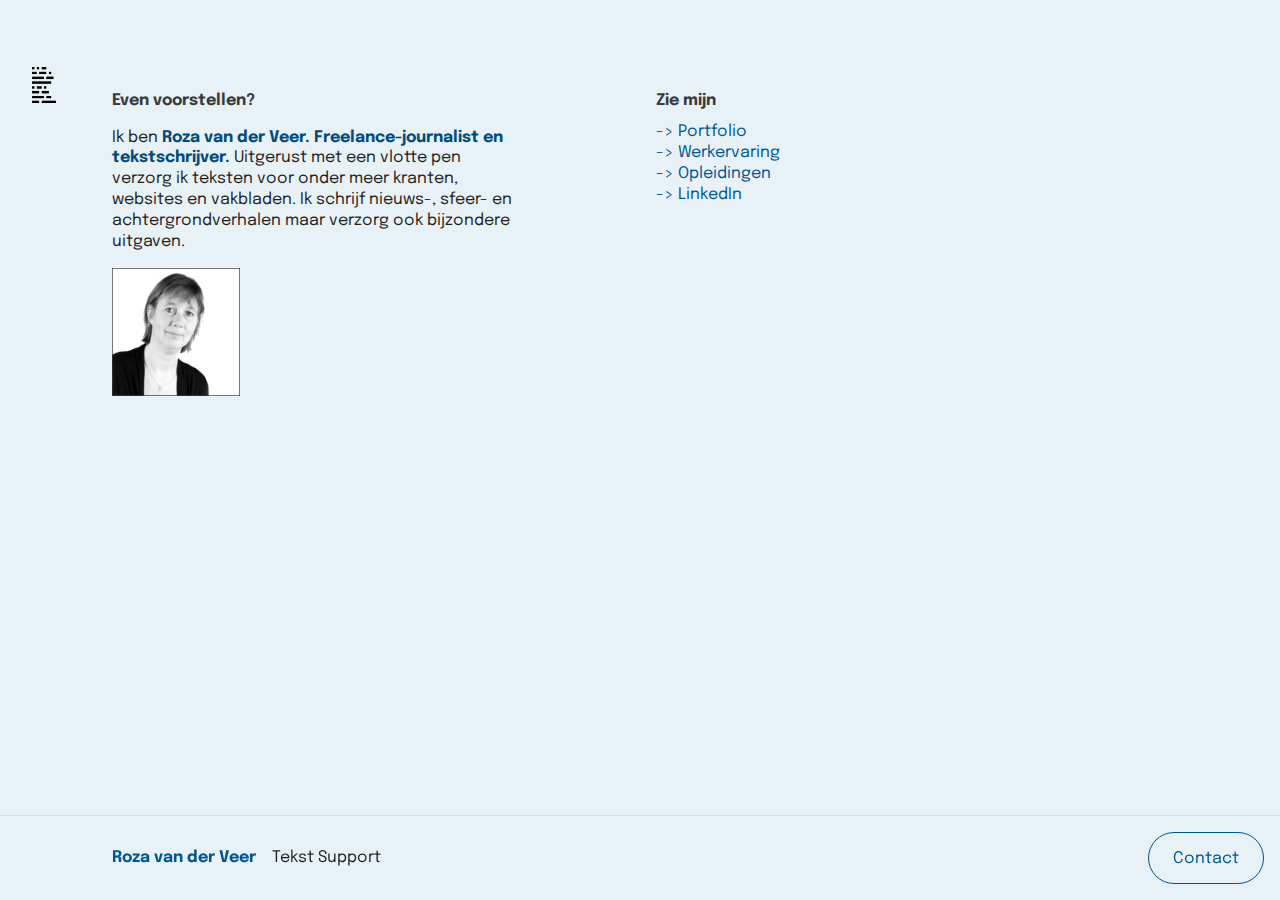
<file: index.html>
<!DOCTYPE html>
<!--[if lt IE 7]>      <html class="no-js lt-ie9 lt-ie8 lt-ie7"> <![endif]-->
<!--[if IE 7]>         <html class="no-js lt-ie9 lt-ie8"> <![endif]-->
<!--[if IE 8]>         <html class="no-js lt-ie9"> <![endif]-->
<!--[if gt IE 8]>      <html class="no-js"> <![endif]-->
<html>
  <head>
    <meta charset="utf-8">
    <meta http-equiv="X-UA-Compatible" content="IE=edge">
    <title>Roza van der Veer</title>
    <meta name="description" content="Freelance-journalist en tekstschrijver">
    <meta name="viewport" content="width=device-width, initial-scale=1">
    <link rel="stylesheet" href="normalize.css">
    <link rel="stylesheet" href="main.css">
    <link href="https://fonts.googleapis.com/css2?family=Epilogue:wght@400;500;600&display=swap" rel="stylesheet">

    <link rel="apple-touch-icon" sizes="57x57" href="/apple-icon-57x57.png">
    <link rel="apple-touch-icon" sizes="60x60" href="/apple-icon-60x60.png">
    <link rel="apple-touch-icon" sizes="72x72" href="/apple-icon-72x72.png">
    <link rel="apple-touch-icon" sizes="76x76" href="/apple-icon-76x76.png">
    <link rel="apple-touch-icon" sizes="114x114" href="/apple-icon-114x114.png">
    <link rel="apple-touch-icon" sizes="120x120" href="/apple-icon-120x120.png">
    <link rel="apple-touch-icon" sizes="144x144" href="/apple-icon-144x144.png">
    <link rel="apple-touch-icon" sizes="152x152" href="/apple-icon-152x152.png">
    <link rel="apple-touch-icon" sizes="180x180" href="/apple-icon-180x180.png">
    <link rel="icon" type="image/png" sizes="192x192"  href="/android-icon-192x192.png">
    <link rel="icon" type="image/png" sizes="32x32" href="/favicon-32x32.png">
    <link rel="icon" type="image/png" sizes="96x96" href="/favicon-96x96.png">
    <link rel="icon" type="image/png" sizes="16x16" href="/favicon-16x16.png">
    <link rel="manifest" href="/manifest.json">
    <meta name="msapplication-TileColor" content="#ffffff">
    <meta name="msapplication-TileImage" content="/ms-icon-144x144.png">
    <meta name="theme-color" content="#ffffff">
  </head>
  <body>
    <!--[if lt IE 7]>
      <p class="browsehappy">You are using an <strong>outdated</strong> browser. Please <a href="#">upgrade your browser</a> to improve your experience.</p>
    <![endif]-->

    <!--Content-->
    <div class="column_container" id="page_content">
      <div class="column logo_column">
        <div class="card">
          <a href="index.html"><img class="page_logo" src="img/page_logo.png"/></a>
        </div>
      </div>
  
      <div class="column header_column">
        <div class="card">
          <h1>Even voorstellen?</h1>
          <p>Ik ben <strong>Roza van der Veer. Freelance-journalist en tekstschrijver.</strong> Uitgerust met een vlotte pen verzorg ik teksten voor onder meer kranten, websites en vakbladen. Ik schrijf nieuws-, sfeer- en achtergrondverhalen maar verzorg ook bijzondere uitgaven.</p>
          <img src="img/roza.jpg">
        </div>
      </div>
  
      <div class="column content_column">
        <div class="card">
          <h1>Zie mijn</h1>
          <ul>
            <a href="portfolio.html"><li>Portfolio</li></a>
            <a href="werkervaring.html"><li>Werkervaring</li></a>
            <a href="opleidingen.html"><li>Opleidingen</li></a>
            <a href="https://nl.linkedin.com/in/rozavanderveer"><li>LinkedIn</li></a>
          </ul>
        </div>
      </div>
    </div>
    
    <!--Navigation-->
    <nav>
      <div class="column_container">
        <div class="column header_column">
          <div class="card">
            <a href="index.html"><h1>Roza van der Veer</h1></a>
            <span>Tekst Support</span>
          </div>
        </div>
    
        <div class="column content_column">
          <div class="card">
            <div class="button">
              <a href="contact.html"><span>Contact</span></a>
            </div>
          </div>
        </div>
      </div>
    </nav>
    
    <script src="" async defer></script>
  </body>
</html>
</file>
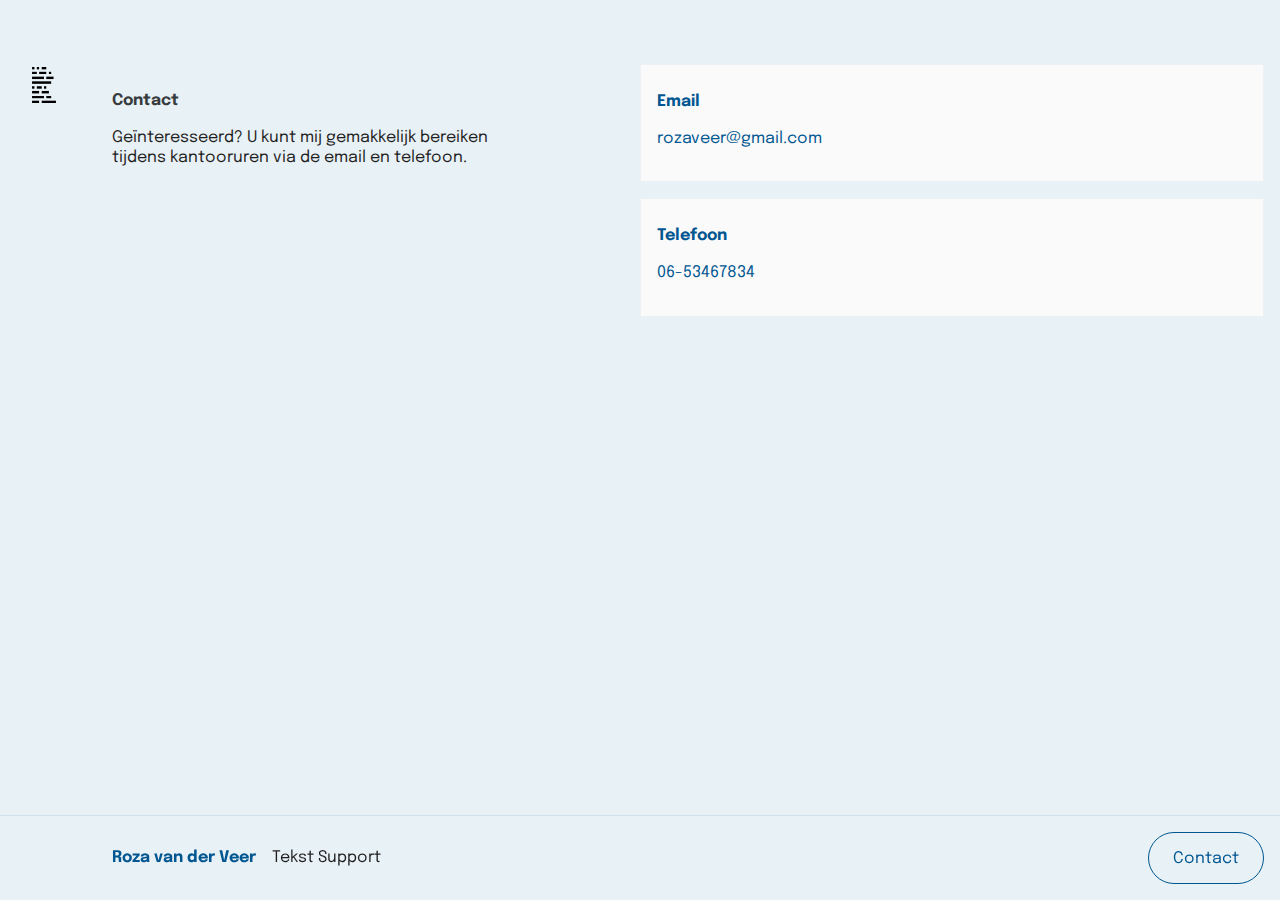
<file: contact.html>
<!DOCTYPE html>
<!--[if lt IE 7]>      <html class="no-js lt-ie9 lt-ie8 lt-ie7"> <![endif]-->
<!--[if IE 7]>         <html class="no-js lt-ie9 lt-ie8"> <![endif]-->
<!--[if IE 8]>         <html class="no-js lt-ie9"> <![endif]-->
<!--[if gt IE 8]>      <html class="no-js"> <![endif]-->
<html>
  <head>
    <meta charset="utf-8">
    <meta http-equiv="X-UA-Compatible" content="IE=edge">
    <title>Roza van der Veer</title>
    <meta name="description" content="Freelance-journalist en tekstschrijver">
    <meta name="viewport" content="width=device-width, initial-scale=1">
    <link rel="stylesheet" href="normalize.css">
    <link rel="stylesheet" href="main.css">
    <link href="https://fonts.googleapis.com/css2?family=Epilogue:wght@400;500;600&display=swap" rel="stylesheet">

    <link rel="apple-touch-icon" sizes="57x57" href="/apple-icon-57x57.png">
    <link rel="apple-touch-icon" sizes="60x60" href="/apple-icon-60x60.png">
    <link rel="apple-touch-icon" sizes="72x72" href="/apple-icon-72x72.png">
    <link rel="apple-touch-icon" sizes="76x76" href="/apple-icon-76x76.png">
    <link rel="apple-touch-icon" sizes="114x114" href="/apple-icon-114x114.png">
    <link rel="apple-touch-icon" sizes="120x120" href="/apple-icon-120x120.png">
    <link rel="apple-touch-icon" sizes="144x144" href="/apple-icon-144x144.png">
    <link rel="apple-touch-icon" sizes="152x152" href="/apple-icon-152x152.png">
    <link rel="apple-touch-icon" sizes="180x180" href="/apple-icon-180x180.png">
    <link rel="icon" type="image/png" sizes="192x192"  href="/android-icon-192x192.png">
    <link rel="icon" type="image/png" sizes="32x32" href="/favicon-32x32.png">
    <link rel="icon" type="image/png" sizes="96x96" href="/favicon-96x96.png">
    <link rel="icon" type="image/png" sizes="16x16" href="/favicon-16x16.png">
    <link rel="manifest" href="/manifest.json">
    <meta name="msapplication-TileColor" content="#ffffff">
    <meta name="msapplication-TileImage" content="/ms-icon-144x144.png">
    <meta name="theme-color" content="#ffffff">
  </head>
  <body>
    <!--[if lt IE 7]>
      <p class="browsehappy">You are using an <strong>outdated</strong> browser. Please <a href="#">upgrade your browser</a> to improve your experience.</p>
    <![endif]-->

    <!--Content-->
    <div class="column_container" id="page_content">
      <div class="column logo_column">
        <div class="card">
          <a href="index.html"><img class="page_logo" src="img/page_logo.png"/></a>
        </div>
      </div>
  
      <div class="column header_column">
        <div class="card">
          <h1>Contact</h1>
          <p>Geïnteresseerd? U kunt mij gemakkelijk bereiken tijdens kantooruren via de email en telefoon.</p>
        </div>
      </div>
  
      <div class="column content_column">
        <div class="card background_card">
          <h1>Email</h1>
          <p><a href="mailto:rozaveer@gmail.com">rozaveer@gmail.com</a></p>
        </div>

        <div class="card background_card">
          <h1>Telefoon</h1>
          <p><a href="tel:0031653467834">06-53467834</a></p>
        </div>
      </div>
    </div>
    
    <!--Navigation-->
    <nav>
      <div class="column_container">
        <div class="column header_column">
          <div class="card">
            <a href="index.html"><h1>Roza van der Veer</h1></a>
            <span>Tekst Support</span>
          </div>
        </div>
    
        <div class="column content_column">
          <div class="card">
            <div class="button">
              <a href="contact.html"><span>Contact</span></a>
            </div>
          </div>
        </div>
      </div>
    </nav>
    
    <script src="" async defer></script>
  </body>
</html>
</file>
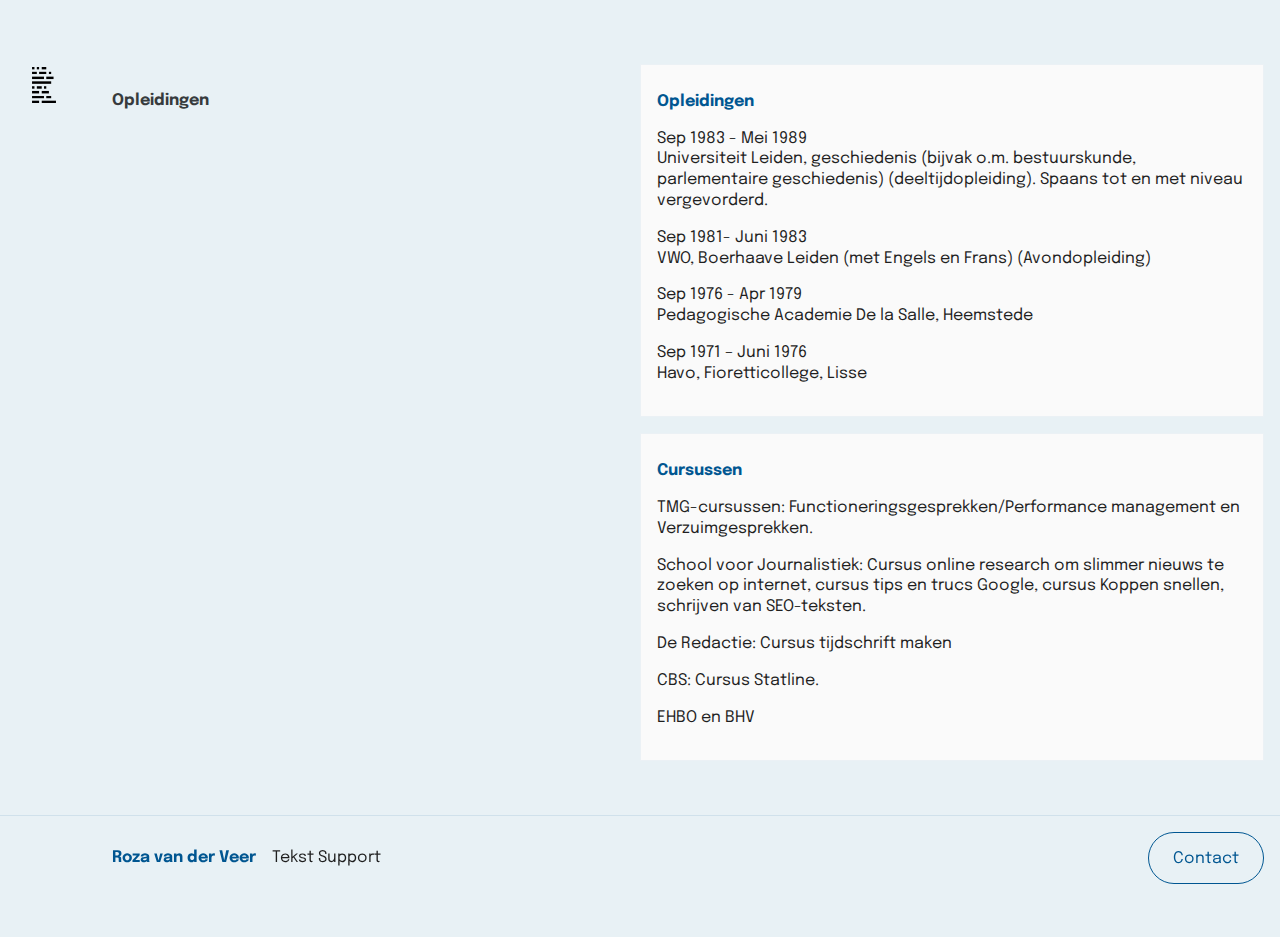
<file: opleidingen.html>
<!DOCTYPE html>
<!--[if lt IE 7]>      <html class="no-js lt-ie9 lt-ie8 lt-ie7"> <![endif]-->
<!--[if IE 7]>         <html class="no-js lt-ie9 lt-ie8"> <![endif]-->
<!--[if IE 8]>         <html class="no-js lt-ie9"> <![endif]-->
<!--[if gt IE 8]>      <html class="no-js"> <![endif]-->
<html>
  <head>
    <meta charset="utf-8">
    <meta http-equiv="X-UA-Compatible" content="IE=edge">
    <title>Roza van der Veer</title>
    <meta name="description" content="Freelance-journalist en tekstschrijver">
    <meta name="viewport" content="width=device-width, initial-scale=1">
    <link rel="stylesheet" href="normalize.css">
    <link rel="stylesheet" href="main.css">
    <link href="https://fonts.googleapis.com/css2?family=Epilogue:wght@400;500;600&display=swap" rel="stylesheet">

    <link rel="apple-touch-icon" sizes="57x57" href="/apple-icon-57x57.png">
    <link rel="apple-touch-icon" sizes="60x60" href="/apple-icon-60x60.png">
    <link rel="apple-touch-icon" sizes="72x72" href="/apple-icon-72x72.png">
    <link rel="apple-touch-icon" sizes="76x76" href="/apple-icon-76x76.png">
    <link rel="apple-touch-icon" sizes="114x114" href="/apple-icon-114x114.png">
    <link rel="apple-touch-icon" sizes="120x120" href="/apple-icon-120x120.png">
    <link rel="apple-touch-icon" sizes="144x144" href="/apple-icon-144x144.png">
    <link rel="apple-touch-icon" sizes="152x152" href="/apple-icon-152x152.png">
    <link rel="apple-touch-icon" sizes="180x180" href="/apple-icon-180x180.png">
    <link rel="icon" type="image/png" sizes="192x192"  href="/android-icon-192x192.png">
    <link rel="icon" type="image/png" sizes="32x32" href="/favicon-32x32.png">
    <link rel="icon" type="image/png" sizes="96x96" href="/favicon-96x96.png">
    <link rel="icon" type="image/png" sizes="16x16" href="/favicon-16x16.png">
    <link rel="manifest" href="/manifest.json">
    <meta name="msapplication-TileColor" content="#ffffff">
    <meta name="msapplication-TileImage" content="/ms-icon-144x144.png">
    <meta name="theme-color" content="#ffffff">
  </head>
  <body>
    <!--[if lt IE 7]>
      <p class="browsehappy">You are using an <strong>outdated</strong> browser. Please <a href="#">upgrade your browser</a> to improve your experience.</p>
    <![endif]-->

    <!--Content-->
    <div class="column_container" id="page_content">
      <div class="column logo_column">
        <div class="card">
          <a href="index.html"><img class="page_logo" src="img/page_logo.png"/></a>
        </div>
      </div>
  
      <div class="column header_column">
        <div class="card">
          <h1>Opleidingen</h1>
        </div>
      </div>
  
      <div class="column content_column">
        <div class="card background_card">
          <h1>Opleidingen</h1>
          <p>Sep 1983 - Mei 1989<br>Universiteit Leiden, geschiedenis (bijvak o.m. bestuurskunde, parlementaire geschiedenis) (deeltijdopleiding). Spaans tot en met niveau vergevorderd.</p>
          <p>Sep 1981- Juni 1983<br>VWO, Boerhaave Leiden (met Engels en Frans) (Avondopleiding)</p>
          <p>Sep 1976 - Apr 1979<br>Pedagogische Academie De la Salle, Heemstede</p>
          <p>Sep 1971 – Juni 1976<br>Havo, Fioretticollege, Lisse</p>
        </div>

        <div class="card background_card">
          <h1>Cursussen</h1>
          <p>TMG-cursussen: Functioneringsgesprekken/Performance management en Verzuimgesprekken.</p>
          <p>School voor Journalistiek: Cursus online research om slimmer nieuws te zoeken op internet, cursus tips en trucs Google, cursus Koppen snellen, schrijven van SEO-teksten.</p>
          <p>De Redactie: Cursus tijdschrift maken</p>
          <p>CBS: Cursus Statline.</p>
          <p>EHBO en BHV</p>
        </div>
      </div>
    </div>
    
    <!--Navigation-->
    <nav>
      <div class="column_container">
        <div class="column header_column">
          <div class="card">
            <a href="index.html"><h1>Roza van der Veer</h1></a>
            <span>Tekst Support</span>
          </div>
        </div>
    
        <div class="column content_column">
          <div class="card">
            <div class="button">
              <a href="contact.html"><span>Contact</span></a>
            </div>
          </div>
        </div>
      </div>
    </nav>
    
    <script src="" async defer></script>
  </body>
</html>
</file>
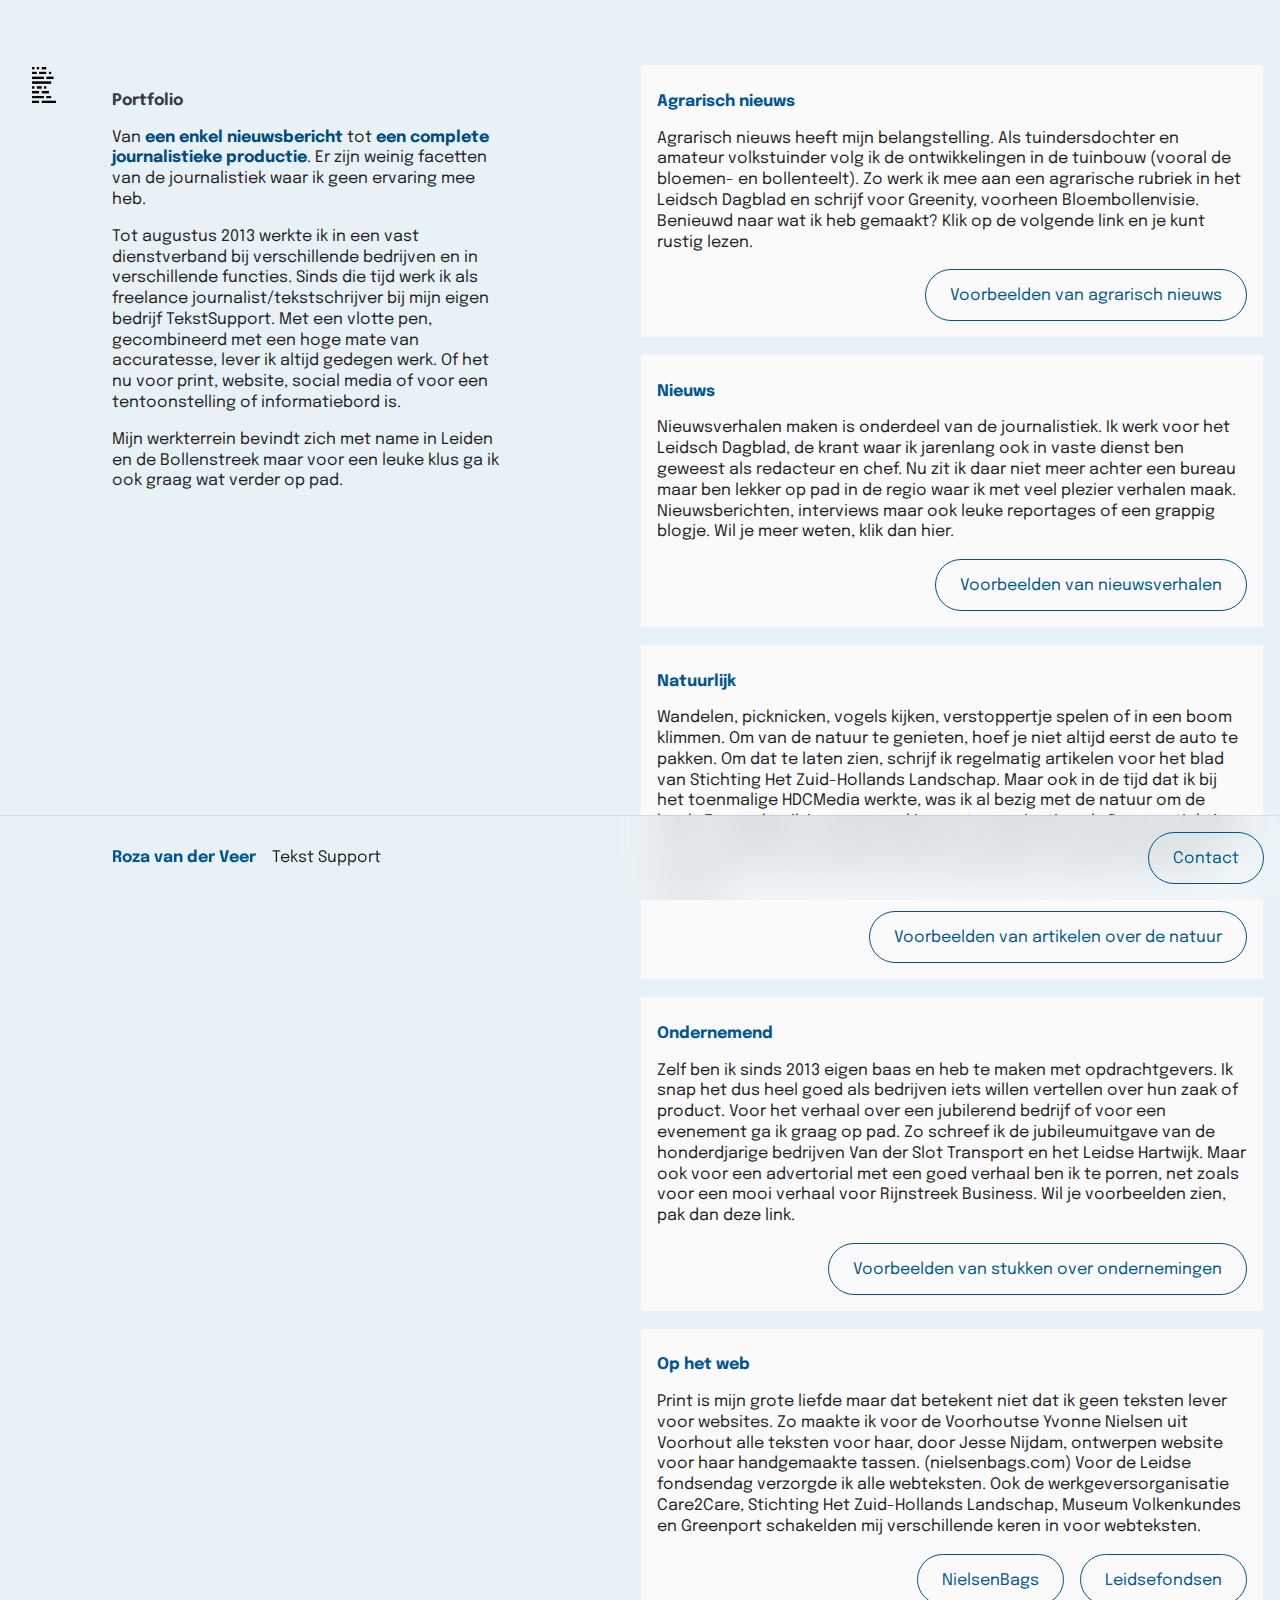
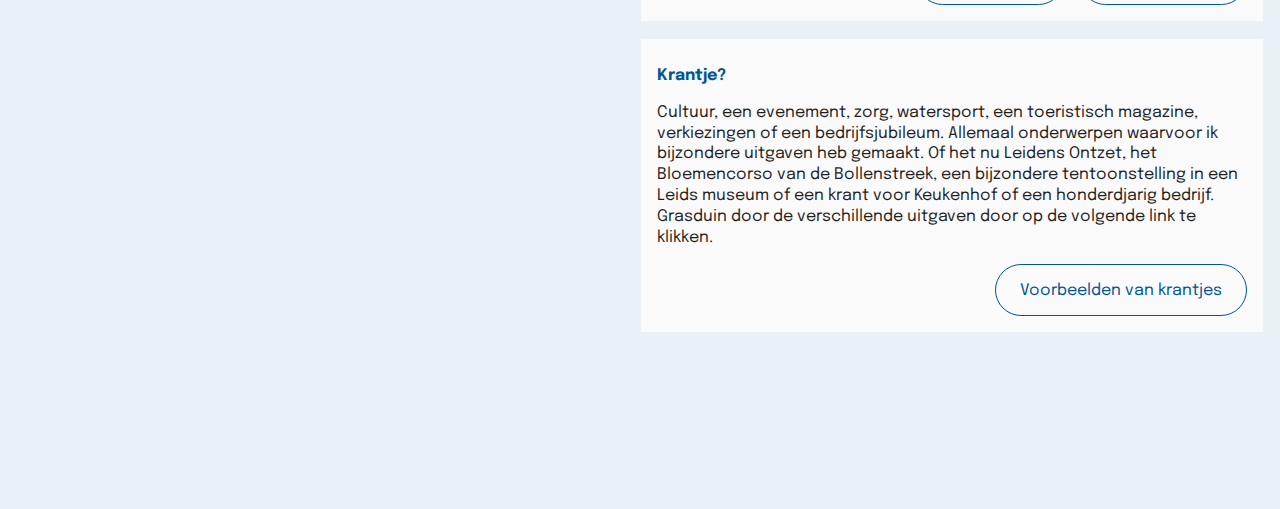
<file: portfolio.html>
<!DOCTYPE html>
<!--[if lt IE 7]>      <html class="no-js lt-ie9 lt-ie8 lt-ie7"> <![endif]-->
<!--[if IE 7]>         <html class="no-js lt-ie9 lt-ie8"> <![endif]-->
<!--[if IE 8]>         <html class="no-js lt-ie9"> <![endif]-->
<!--[if gt IE 8]>      <html class="no-js"> <![endif]-->
<html>
  <head>
    <meta charset="utf-8">
    <meta http-equiv="X-UA-Compatible" content="IE=edge">
    <title>Roza van der Veer</title>
    <meta name="description" content="Freelance-journalist en tekstschrijver">
    <meta name="viewport" content="width=device-width, initial-scale=1">
    <link rel="stylesheet" href="normalize.css">
    <link rel="stylesheet" href="main.css">
    <link href="https://fonts.googleapis.com/css2?family=Epilogue:wght@400;500;600&display=swap" rel="stylesheet">
    
    <link rel="apple-touch-icon" sizes="57x57" href="/apple-icon-57x57.png">
    <link rel="apple-touch-icon" sizes="60x60" href="/apple-icon-60x60.png">
    <link rel="apple-touch-icon" sizes="72x72" href="/apple-icon-72x72.png">
    <link rel="apple-touch-icon" sizes="76x76" href="/apple-icon-76x76.png">
    <link rel="apple-touch-icon" sizes="114x114" href="/apple-icon-114x114.png">
    <link rel="apple-touch-icon" sizes="120x120" href="/apple-icon-120x120.png">
    <link rel="apple-touch-icon" sizes="144x144" href="/apple-icon-144x144.png">
    <link rel="apple-touch-icon" sizes="152x152" href="/apple-icon-152x152.png">
    <link rel="apple-touch-icon" sizes="180x180" href="/apple-icon-180x180.png">
    <link rel="icon" type="image/png" sizes="192x192"  href="/android-icon-192x192.png">
    <link rel="icon" type="image/png" sizes="32x32" href="/favicon-32x32.png">
    <link rel="icon" type="image/png" sizes="96x96" href="/favicon-96x96.png">
    <link rel="icon" type="image/png" sizes="16x16" href="/favicon-16x16.png">
    <link rel="manifest" href="/manifest.json">
    <meta name="msapplication-TileColor" content="#ffffff">
    <meta name="msapplication-TileImage" content="/ms-icon-144x144.png">
    <meta name="theme-color" content="#ffffff">
  </head>
  <body>
    <!--[if lt IE 7]>
      <p class="browsehappy">You are using an <strong>outdated</strong> browser. Please <a href="#">upgrade your browser</a> to improve your experience.</p>
    <![endif]-->

    <!--Content-->
    <div class="column_container" id="page_content">
      <div class="column logo_column">
        <div class="card">
          <a href="index.html"><img class="page_logo" src="img/page_logo.png"/></a>
        </div>
      </div>
  
      <div class="column header_column">
        <div class="card">
          <h1>Portfolio</h1>
          <p>Van <strong>een enkel nieuwsbericht</strong> tot <strong>een complete journalistieke productie</strong>. Er zijn weinig facetten van de journalistiek waar ik geen ervaring mee heb.</p> 
          <p>Tot augustus 2013 werkte ik in een vast dienstverband bij verschillende bedrijven en in verschillende functies. Sinds die tijd werk ik als freelance journalist/tekstschrijver bij mijn eigen bedrijf TekstSupport. Met een vlotte pen, gecombineerd met een hoge mate van accuratesse, lever ik altijd gedegen werk. Of het nu voor print, website, social media of voor een tentoonstelling of informatiebord is.</p> 
          <p>Mijn werkterrein bevindt zich met name in Leiden en de Bollenstreek maar voor een leuke klus ga ik ook graag wat verder op pad.</p>
        </div>
      </div>
  
      <div class="column content_column">
        <div class="card background_card">
          <h1>Agrarisch nieuws</h1>
          <p>Agrarisch nieuws heeft mijn belangstelling. Als tuindersdochter en amateur volkstuinder volg ik de ontwikkelingen in de tuinbouw (vooral de bloemen- en bollenteelt). Zo werk ik mee aan een agrarische rubriek in het Leidsch Dagblad en schrijf voor Greenity, voorheen Bloembollenvisie. Benieuwd naar wat ik heb gemaakt? Klik op de volgende link en je kunt rustig lezen. </p>
          <div class="button">
            <a href="https://www.dropbox.com/sh/2afue91h612ujam/AAD0P8B-wz8sFGCJwtrmqF7Ra?dl=0"><span>Voorbeelden van agrarisch nieuws</span></a>
          </div>
        </div>
        
        <div class="card background_card">
          <h1>Nieuws</h1>
          <p>Nieuwsverhalen maken is onderdeel van de journalistiek. Ik werk voor het Leidsch Dagblad, de krant waar ik jarenlang ook in vaste dienst ben geweest als redacteur en chef. Nu zit ik daar niet meer achter een bureau maar ben lekker op pad in de regio waar ik met veel plezier verhalen maak. Nieuwsberichten, interviews maar ook leuke reportages of een grappig blogje. Wil je meer weten, klik dan hier.</p>
          <div class="button">
            <a href="https://www.dropbox.com/sh/x13ipyr930ukl3w/AABlOLy_ACbEIiUgP9P1hXama?dl=0"><span>Voorbeelden van nieuwsverhalen</span></a>
          </div>
        </div>
        
        <div class="card background_card">
          <h1>Natuurlijk</h1>
          <p>Wandelen, picknicken, vogels kijken, verstoppertje spelen of in een boom klimmen. Om van de natuur te genieten, hoef je niet altijd eerst de auto te pakken. Om dat te laten zien, schrijf ik regelmatig artikelen voor het blad van Stichting Het Zuid-Hollands Landschap. Maar ook in de tijd dat ik bij het toenmalige HDCMedia werkte, was ik al bezig met de natuur om de hoek. Zo maakte ik in samenwerking met organisaties als Dunea, stichting Het Zuid-Hollands Landschap, Natuurmonumenten en Staatsbosbeheer in 2011 en 2012 een natuurkrant. Wil je dit graag eens bekijken, klik dan op deze link.</p>
          <div class="button">
            <a href="https://www.dropbox.com/sh/d1wnlbi5zaypqpx/AAB4gEUB9juVwz-uBtcoUwGfa?dl=0"><span>Voorbeelden van artikelen over de natuur</span></a>
          </div>
        </div>
        
        <div class="card background_card">
          <h1>Ondernemend</h1>
          <p>Zelf ben ik sinds 2013 eigen baas en heb te maken met opdrachtgevers. Ik snap het dus heel goed als bedrijven iets willen vertellen over hun zaak of product. Voor het verhaal over een jubilerend bedrijf of voor een evenement ga ik graag op pad. Zo schreef ik de jubileumuitgave van de honderdjarige bedrijven Van der Slot Transport en het Leidse Hartwijk. Maar ook voor een advertorial met een goed verhaal ben ik te porren, net zoals voor een mooi verhaal voor Rijnstreek Business. Wil je voorbeelden zien, pak dan deze link.</p>
          <div class="button">
            <a href="https://www.dropbox.com/sh/xfx0himkf75vpnn/AAApVHHWax3nbnZuUCGTyNpva?dl=0"><span>Voorbeelden van stukken over ondernemingen</span></a>
          </div>
        </div>
        
        <div class="card background_card">
          <h1>Op het web</h1>
          <p>Print is mijn grote liefde maar dat betekent niet dat ik geen teksten lever voor websites. Zo maakte ik voor de Voorhoutse Yvonne Nielsen uit Voorhout alle teksten voor haar, door Jesse Nijdam, ontwerpen website voor haar handgemaakte tassen. (nielsenbags.com) Voor de Leidse fondsendag verzorgde ik alle webteksten. Ook de werkgeversorganisatie Care2Care, Stichting Het Zuid-Hollands Landschap, Museum Volkenkundes en Greenport schakelden mij verschillende keren in voor webteksten.</p>
          <div class="button_container">
            <div class="button">
              <a href="http://www.nielsenbags.com"><span>NielsenBags</span></a>
            </div>
            <div class="button">
              <a href="https://www.leidsefondsen.nl"><span>Leidsefondsen</span></a>
            </div>
          </div>
        </div>
        
        <div class="card background_card">
          <h1>Krantje?</h1>
          <p>Cultuur, een evenement, zorg, watersport, een toeristisch magazine, verkiezingen of een bedrijfsjubileum. Allemaal onderwerpen waarvoor ik bijzondere uitgaven heb gemaakt. Of het nu Leidens Ontzet, het Bloemencorso van de Bollenstreek, een bijzondere tentoonstelling in een Leids museum of een krant voor Keukenhof of een honderdjarig bedrijf. Grasduin door de verschillende uitgaven door op de volgende link te klikken.</p>
          <div class="button">
            <a href="https://www.dropbox.com/sh/dwfwnlru0gcfcfk/AAB7GgKMUwIjCPDu3PhGfwG_a?dl=0"><span>Voorbeelden van krantjes</span></a>
          </div>
        </div>
      </div>
    </div>
    
    <!--Navigation-->
    <nav>
      <div class="column_container">
        <div class="column header_column">
          <div class="card">
            <a href="index.html"><h1>Roza van der Veer</h1></a>
            <span>Tekst Support</span>
          </div>
        </div>
    
        <div class="column content_column">
          <div class="card">
            <div class="button">
              <a href="contact.html"><span>Contact</span></a>
            </div>
          </div>
        </div>
      </div>
    </nav>
    
    <script src="" async defer></script>
  </body>
</html>
</file>
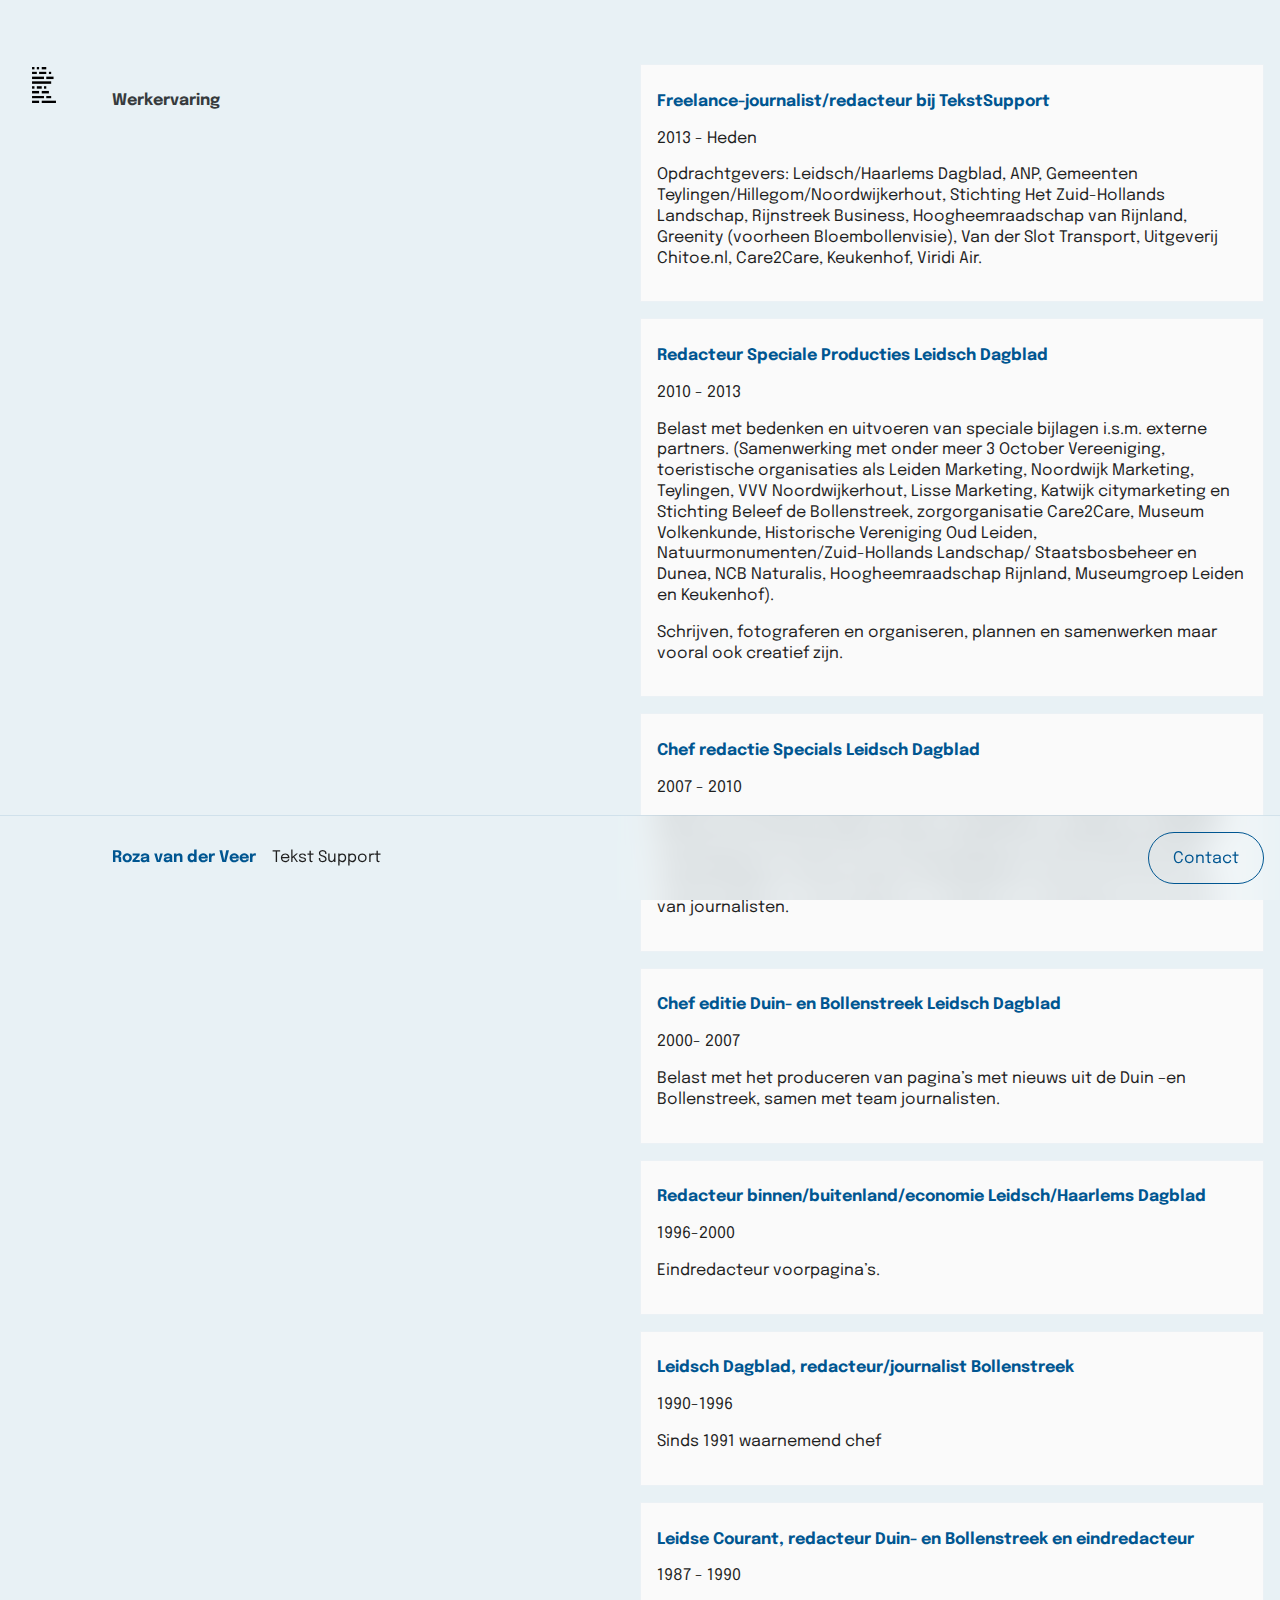
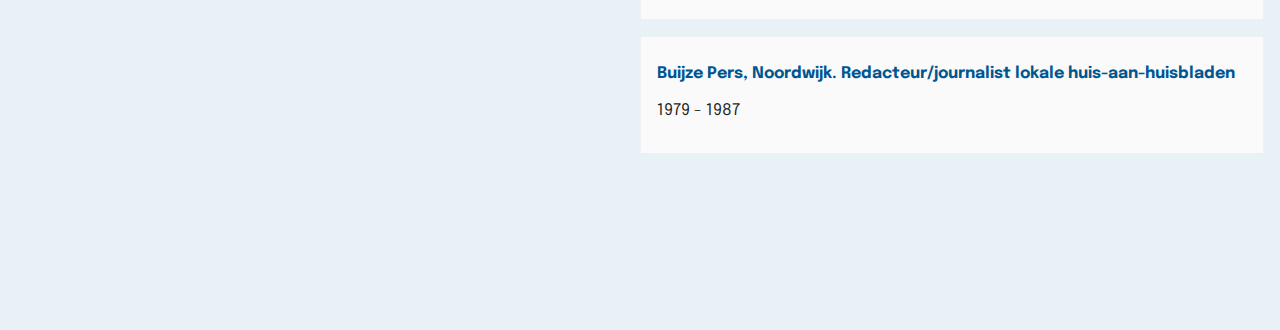
<file: werkervaring.html>
<!DOCTYPE html>
<!--[if lt IE 7]>      <html class="no-js lt-ie9 lt-ie8 lt-ie7"> <![endif]-->
<!--[if IE 7]>         <html class="no-js lt-ie9 lt-ie8"> <![endif]-->
<!--[if IE 8]>         <html class="no-js lt-ie9"> <![endif]-->
<!--[if gt IE 8]>      <html class="no-js"> <![endif]-->
<html>
  <head>
    <meta charset="utf-8">
    <meta http-equiv="X-UA-Compatible" content="IE=edge">
    <title>Roza van der Veer</title>
    <meta name="description" content="Freelance-journalist en tekstschrijver">
    <meta name="viewport" content="width=device-width, initial-scale=1">
    <link rel="stylesheet" href="normalize.css">
    <link rel="stylesheet" href="main.css">
    <link href="https://fonts.googleapis.com/css2?family=Epilogue:wght@400;500;600&display=swap" rel="stylesheet">

    <link rel="apple-touch-icon" sizes="57x57" href="/apple-icon-57x57.png">
    <link rel="apple-touch-icon" sizes="60x60" href="/apple-icon-60x60.png">
    <link rel="apple-touch-icon" sizes="72x72" href="/apple-icon-72x72.png">
    <link rel="apple-touch-icon" sizes="76x76" href="/apple-icon-76x76.png">
    <link rel="apple-touch-icon" sizes="114x114" href="/apple-icon-114x114.png">
    <link rel="apple-touch-icon" sizes="120x120" href="/apple-icon-120x120.png">
    <link rel="apple-touch-icon" sizes="144x144" href="/apple-icon-144x144.png">
    <link rel="apple-touch-icon" sizes="152x152" href="/apple-icon-152x152.png">
    <link rel="apple-touch-icon" sizes="180x180" href="/apple-icon-180x180.png">
    <link rel="icon" type="image/png" sizes="192x192"  href="/android-icon-192x192.png">
    <link rel="icon" type="image/png" sizes="32x32" href="/favicon-32x32.png">
    <link rel="icon" type="image/png" sizes="96x96" href="/favicon-96x96.png">
    <link rel="icon" type="image/png" sizes="16x16" href="/favicon-16x16.png">
    <link rel="manifest" href="/manifest.json">
    <meta name="msapplication-TileColor" content="#ffffff">
    <meta name="msapplication-TileImage" content="/ms-icon-144x144.png">
    <meta name="theme-color" content="#ffffff">
  </head>
  <body>
    <!--[if lt IE 7]>
      <p class="browsehappy">You are using an <strong>outdated</strong> browser. Please <a href="#">upgrade your browser</a> to improve your experience.</p>
    <![endif]-->

    <!--Content-->
    <div class="column_container" id="page_content">
      <div class="column logo_column">
        <div class="card">
          <a href="index.html"><img class="page_logo" src="img/page_logo.png"/></a>
        </div>
      </div>
  
      <div class="column header_column">
        <div class="card">
          <h1>Werkervaring</h1>
        </div>
      </div>
  
      <div class="column content_column">
        <div class="card background_card">
          <h1>Freelance-journalist/redacteur bij TekstSupport</h1>
          <p>2013 - Heden</p>
          <p>Opdrachtgevers: Leidsch/Haarlems Dagblad, ANP, Gemeenten Teylingen/Hillegom/Noordwijkerhout, Stichting Het Zuid-Hollands Landschap,  Rijnstreek Business, Hoogheemraadschap van Rijnland, Greenity (voorheen Bloembollenvisie), Van der Slot Transport, Uitgeverij Chitoe.nl, Care2Care, Keukenhof, Viridi Air.</p>
        </div>

        <div class="card background_card">
          <h1>Redacteur Speciale Producties Leidsch Dagblad</h1>
          <p>2010 - 2013</p>
          <p>Belast met bedenken en uitvoeren van speciale bijlagen i.s.m. externe partners. (Samenwerking met onder meer 3 October Vereeniging, toeristische organisaties als Leiden Marketing, Noordwijk Marketing, Teylingen, VVV Noordwijkerhout, Lisse Marketing, Katwijk citymarketing en Stichting Beleef de Bollenstreek, zorgorganisatie Care2Care, Museum Volkenkunde, Historische Vereniging Oud Leiden, Natuurmonumenten/Zuid-Hollands Landschap/ Staatsbosbeheer en Dunea, NCB Naturalis, Hoogheemraadschap Rijnland, Museumgroep Leiden en Keukenhof).</p> 
          <p>Schrijven, fotograferen en organiseren, plannen en samenwerken maar vooral ook creatief zijn.</p>
        </div>

        <div class="card background_card">
          <h1>Chef redactie Specials Leidsch Dagblad</h1>
          <p>2007 - 2010</p>
          <p>Belast met speciale uitgaven maar ook bedenken, opzetten en dagelijks produceren van (nieuw op te zetten) pagina’s als Leidse Wetenschap, ombudspagina, opinie, LD Test, jongerenpagina, Uit en Thuis (kunst en uitgaan)pagina’s, Leidse pagina’s in bijlage Vrij. Leiding geven aan team van journalisten.</p>
        </div>

        <div class="card background_card">
          <h1>Chef editie Duin- en Bollenstreek Leidsch Dagblad</h1>
          <p>2000- 2007</p>
          <p>Belast met het produceren van pagina’s met nieuws uit de Duin –en Bollenstreek, samen met team journalisten.</p>
        </div>

        <div class="card background_card">
          <h1>Redacteur binnen/buitenland/economie Leidsch/Haarlems Dagblad</h1>
          <p>1996-2000</p>
          <p>Eindredacteur voorpagina’s.</p>
        </div>

        <div class="card background_card">
          <h1>Leidsch Dagblad, redacteur/journalist Bollenstreek</h1>
          <p>1990-1996</p>
          <p>Sinds 1991 waarnemend chef</p>
        </div>

        <div class="card background_card">
          <h1>Leidse Courant, redacteur Duin- en Bollenstreek en eindredacteur</h1>
          <p>1987 - 1990</p>
        </div>

        <div class="card background_card">
          <h1>Buijze Pers, Noordwijk. Redacteur/journalist lokale huis-aan-huisbladen</h1>
          <p>1979 - 1987</p>
        </div>
      </div>
    </div>
    
    <!--Navigation-->
    <nav>
      <div class="column_container">
        <div class="column header_column">
          <div class="card">
            <a href="index.html"><h1>Roza van der Veer</h1></a>
            <span>Tekst Support</span>
          </div>
        </div>
    
        <div class="column content_column">
          <div class="card">
            <div class="button">
              <a href="contact.html"><span>Contact</span></a>
            </div>
          </div>
        </div>
      </div>
    </nav>
    
    <script src="" async defer></script>
  </body>
</html>
</file>
<file: main.css>
body {
  background-color: #E8F1F5;
  color: #1f1f1f;
  font-family: 'Epilogue', sans-serif;
}

h1, h2, h3, h4, p, span, ul, li {
  font-size: 1rem;
  line-height: 1.3rem;
}

h1 {
  color: #373b3d;
}

a {
  color: #005691 !important;
  text-decoration: none;
}

strong {
  color:#004A7C;
  font-weight: bold;
}

a:hover {
  text-decoration: underline;
}

/*Basic Div Styles*/
nav {
  position: fixed;
  bottom:0;
  left:0;
  width: 100%;
  background: rgba(232, 241, 245, 0.5);
  border-top: 1px solid rgba(0, 86, 145, 0.1);
  -webkit-backdrop-filter: blur(16px);
  backdrop-filter: blur(16px);
}

nav .column.header_column {
  display: flex;
  flex-direction: row;
  justify-content: center;
  align-items: center;
  padding-top: 0rem;
  padding-bottom: 0rem;
}

nav .column .card {
  margin: 0rem;
}

nav .column .card h1, span {
  margin:0 1rem 0 0;
}

nav .column .card h1 {
  color: #005691;
}

nav .column.header_column .card {
  display: flex;
  flex-direction: row;
}

/* Column rules */
.column_container {
  display: flex;
  flex-direction: row;
  max-width:90em;
  margin:0 auto;
  justify-content: flex-start;
}

.column_container#page_content {
  padding-top:3rem;
  padding-bottom:10rem;
}

.column.logo_column {
  width: 5em;
}

.column.header_column {
  max-width: 30em;
}

.column.content_column {
  flex-grow: 3;
}

/* Card rules */
.card{
  display: block;
  padding: 1em;
  margin: 1em;
}

.card.background_card {
  border: 1px solid rgba(109, 166, 204, 0.1);
  background-color:#FAFAFA;
}

.card.background_card h1 {
  color:#005691;
}

/*Button style*/
.button_container {
  display: flex;
  justify-content: flex-end;
  width:100%;
}

.button {
  display:flex;
  justify-content: flex-end;
}

.button span {
  display: inline-block;
  padding: 1rem 1.5rem 0.8rem 1.5rem;
  border-radius: 2rem;
  border: 1px solid #005691;
  color: #005691;
  margin:0;
  margin-left:1em;
  text-decoration: none;
}

.button a:hover {
  text-decoration: none;
}

.button span:hover {
  background-color: #005691;
  color:#E8F1F5;
  cursor: pointer;
  transition: 0.2s;
  text-decoration: none;
}

.button span:active {
  background-color: #004A7C;
  text-decoration: none;
}

/* Page logo */
img.page_logo {
  max-width:1.5rem;
  margin-top:-0.8rem;
}

/* List styling */
ul {
  margin:0;
  padding:0;
  list-style-type: none;
}

li {
  margin:0;
  display: block;
}

li::before {
  content: "-> ";
}


/* Media rules */
@media only screen and (max-width: 600px) {
  nav .column.header_column .card {
    flex-direction: column;
  }

  .column_container {
    flex-direction: column;
  }

  nav .column_container {
    flex-direction:  row;
    font-size:0.8em;
  }

  .card.background_card {
    margin:1rem 0;
  }

  .card {
    margin: 0;
  }

  .column_container#page_content {
    padding-top:2rem;
  }

  .button {
    margin-top: 0.5em;
  }

  nav .button {
    margin-top: 0;
  }

  .button_container {
    flex-direction: column;
  }
}

@media only screen and (min-width: 600px){
  nav .column.header_column {
    padding-left:6em;
  }

  .card {
    min-width: 10em;
  }
}

@media only screen and (max-width: 900px) and (min-width: 600px){
  .column.header_column {
    max-width: 20em;
  }
}

@media only screen and (min-width: 1200px){
  .column.header_column {
    padding-right:5em;
  }
  

  .card {
    min-width:25em;
  }

  .column.header_column .card {
    max-width: 25rem;
  }
}
</file>
